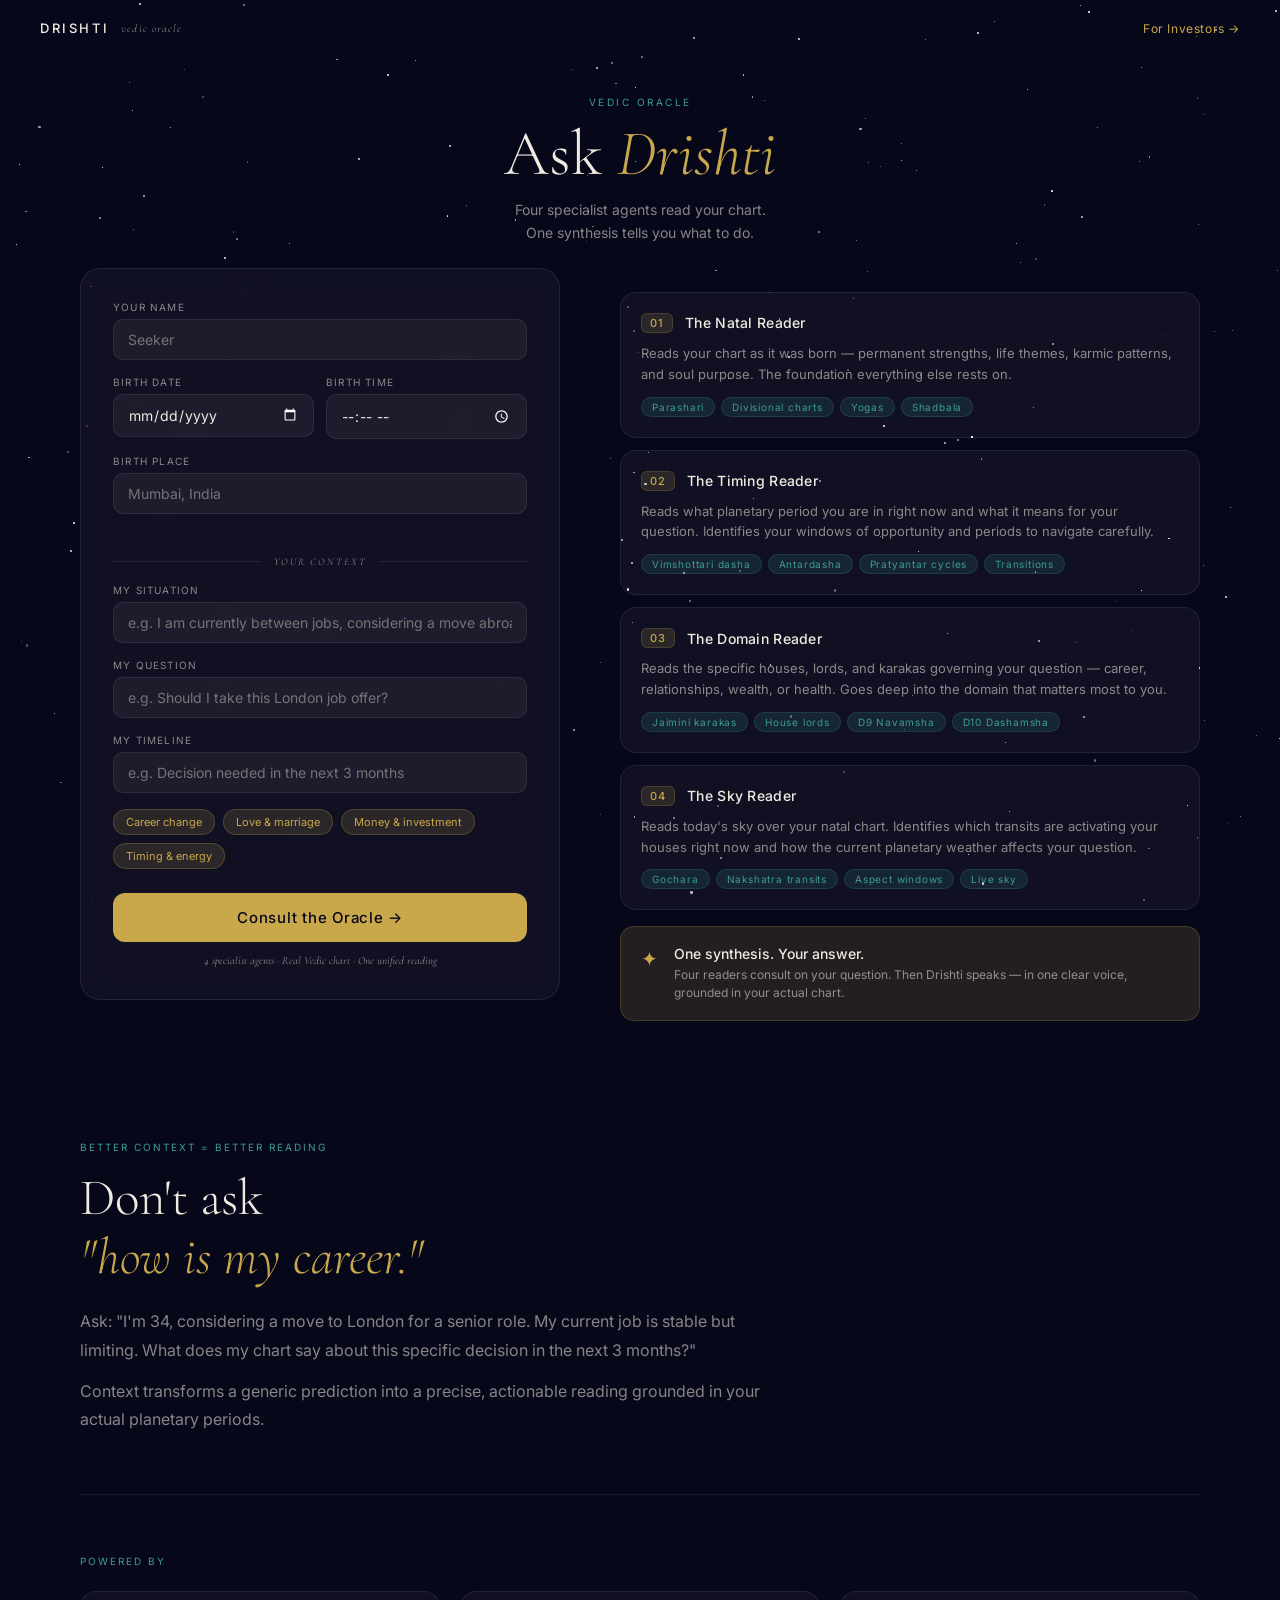
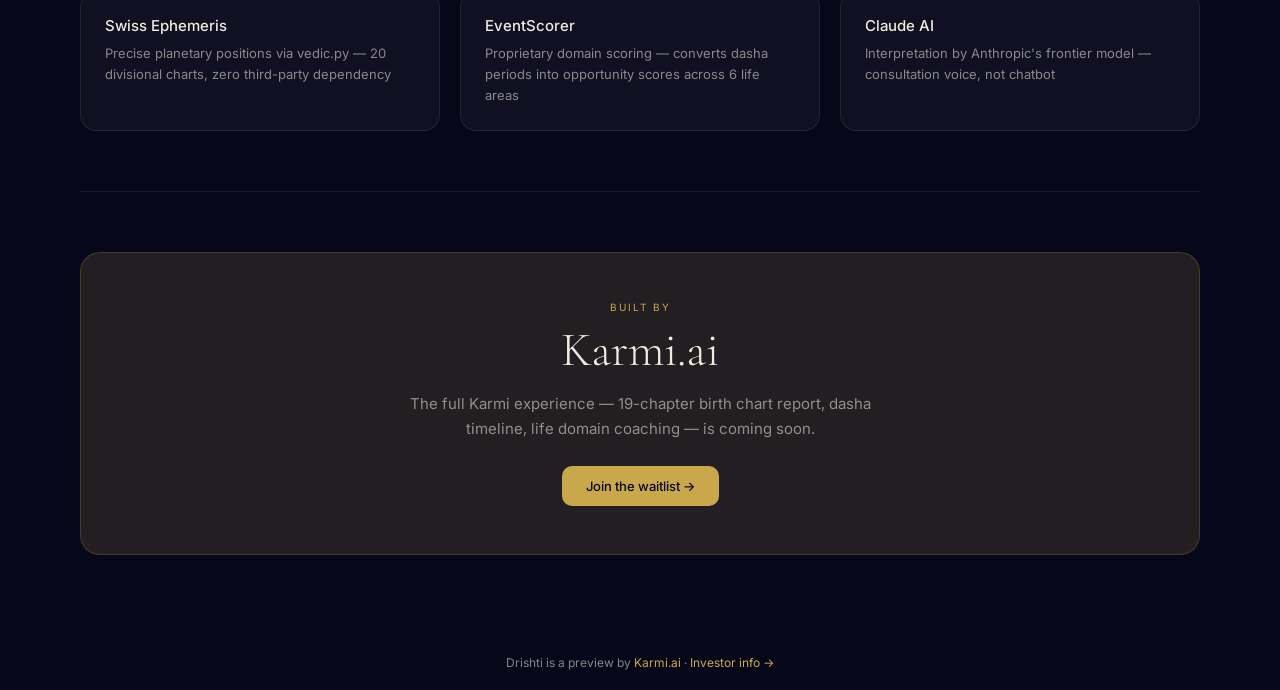
<file: index.html>
<!DOCTYPE html>
<html lang="en">
<head>
  <meta charset="UTF-8" />
  <meta name="viewport" content="width=device-width, initial-scale=1.0"/>
  <title>Drishti — Vedic Oracle</title>
  <link rel="preconnect" href="https://fonts.googleapis.com">
  <link href="https://fonts.googleapis.com/css2?family=Cormorant+Garamond:ital,wght@0,300;0,400;0,600;1,300;1,400&family=Inter:wght@300;400;500&display=swap" rel="stylesheet">
  <link rel="stylesheet" href="style.css">
</head>
<body class="landing">
  <div class="stars" id="stars"></div>
  <div class="stars-2" id="stars2"></div>

  <nav>
    <div class="logo">DRISHTI</div>
    <div class="nav-tagline">vedic oracle</div>
    <a href="investor.html" class="nav-investor">For Investors →</a>
  </nav>

  <section class="landing-hero">
    <p class="hero-label">VEDIC ORACLE</p>
    <h1 class="hero-title">Ask <em>Drishti</em></h1>
    <p class="hero-sub">Four specialist agents read your chart.<br>One synthesis tells you what to do.</p>
  </section>

  <div class="v2-layout">

    <!-- LEFT: Form -->
    <div class="v2-left">
      <div class="form-card">
        <div class="form-group">
          <label>Your Name</label>
          <input type="text" id="name" placeholder="Seeker" />
        </div>

        <div class="form-row">
          <div class="form-group">
            <label>Birth Date</label>
            <input type="date" id="dob" />
          </div>
          <div class="form-group">
            <label>Birth Time</label>
            <input type="time" id="tob" />
          </div>
        </div>

        <div class="form-group" style="position:relative;">
          <label>Birth Place</label>
          <input type="text" id="place" placeholder="Mumbai, India"
            autocomplete="off" oninput="onPlaceInput(this.value)" onblur="hideCityDropdown()" />
          <div id="place-status" class="place-status"></div>
          <div id="city-dropdown" class="city-dropdown hidden"></div>
        </div>

        <div class="form-divider"><span>your context</span></div>

        <div class="form-group">
          <label>My Situation</label>
          <input type="text" id="situation"
            placeholder="e.g. I am currently between jobs, considering a move abroad" />
        </div>

        <div class="form-group">
          <label>My Question</label>
          <input type="text" id="question"
            placeholder="e.g. Should I take this London job offer?" />
        </div>

        <div class="form-group">
          <label>My Timeline</label>
          <input type="text" id="timeline"
            placeholder="e.g. Decision needed in the next 3 months" />
        </div>

        <div class="prompt-chips">
          <button class="chip" onclick="fillContext('I am employed but feeling stuck and unfulfilled','Should I change careers or industries?','Next 6 months')">Career change</button>
          <button class="chip" onclick="fillContext('I am single and ready for a serious relationship','When will I meet my life partner?','Next 1 year')">Love & marriage</button>
          <button class="chip" onclick="fillContext('I have savings to invest and want to grow wealth','Is this a good time to invest or start a business?','Next 3 months')">Money & investment</button>
          <button class="chip" onclick="fillContext('I am at a crossroads and need clarity on my path','What is my strongest period coming up?','Next 6 months')">Timing & energy</button>
        </div>

        <button class="ask-btn" onclick="submitV2()">
          Consult the Oracle →
        </button>

        <p class="form-note">4 specialist agents · Real Vedic chart · One unified reading</p>
      </div>
    </div>

    <!-- RIGHT: Reader cards -->
    <div class="v2-right">

      <div class="reader-cards">

        <div class="reader-card">
          <div class="reader-header">
            <div class="reader-number">01</div>
            <div class="reader-name">The Natal Reader</div>
          </div>
          <p class="reader-desc">Reads your chart as it was born — permanent strengths, life themes, karmic patterns, and soul purpose. The foundation everything else rests on.</p>
          <div class="reader-methods">
            <span class="method-tag">Parashari</span>
            <span class="method-tag">Divisional charts</span>
            <span class="method-tag">Yogas</span>
            <span class="method-tag">Shadbala</span>
          </div>
        </div>

        <div class="reader-card">
          <div class="reader-header">
            <div class="reader-number">02</div>
            <div class="reader-name">The Timing Reader</div>
          </div>
          <p class="reader-desc">Reads what planetary period you are in right now and what it means for your question. Identifies your windows of opportunity and periods to navigate carefully.</p>
          <div class="reader-methods">
            <span class="method-tag">Vimshottari dasha</span>
            <span class="method-tag">Antardasha</span>
            <span class="method-tag">Pratyantar cycles</span>
            <span class="method-tag">Transitions</span>
          </div>
        </div>

        <div class="reader-card">
          <div class="reader-header">
            <div class="reader-number">03</div>
            <div class="reader-name">The Domain Reader</div>
          </div>
          <p class="reader-desc">Reads the specific houses, lords, and karakas governing your question — career, relationships, wealth, or health. Goes deep into the domain that matters most to you.</p>
          <div class="reader-methods">
            <span class="method-tag">Jaimini karakas</span>
            <span class="method-tag">House lords</span>
            <span class="method-tag">D9 Navamsha</span>
            <span class="method-tag">D10 Dashamsha</span>
          </div>
        </div>

        <div class="reader-card">
          <div class="reader-header">
            <div class="reader-number">04</div>
            <div class="reader-name">The Sky Reader</div>
          </div>
          <p class="reader-desc">Reads today's sky over your natal chart. Identifies which transits are activating your houses right now and how the current planetary weather affects your question.</p>
          <div class="reader-methods">
            <span class="method-tag">Gochara</span>
            <span class="method-tag">Nakshatra transits</span>
            <span class="method-tag">Aspect windows</span>
            <span class="method-tag">Live sky</span>
          </div>
        </div>

      </div>

      <div class="synthesis-line">
        <div class="synthesis-line-icon">✦</div>
        <div>
          <div class="synthesis-line-title">One synthesis. Your answer.</div>
          <div class="synthesis-line-desc">Four readers consult on your question. Then Drishti speaks — in one clear voice, grounded in your actual chart.</div>
        </div>
      </div>

    </div>
  </div>

  <div class="full-width-sections">

    <div class="full-section">
      <div class="feature-label">BETTER CONTEXT = BETTER READING</div>
      <h2 class="full-section-title">Don't ask<br><em>"how is my career."</em></h2>
      <p class="full-section-body">Ask: "I'm 34, considering a move to London for a senior role. My current job is stable but limiting. What does my chart say about this specific decision in the next 3 months?"</p>
      <p class="full-section-body" style="margin-top:12px;">Context transforms a generic prediction into a precise, actionable reading grounded in your actual planetary periods.</p>
    </div>

    <div class="full-divider"></div>

    <div class="full-section">
      <div class="feature-label">POWERED BY</div>
      <div class="powered-by-grid">
        <div class="powered-item">
          <div class="powered-name">Swiss Ephemeris</div>
          <div class="powered-desc">Precise planetary positions via vedic.py — 20 divisional charts, zero third-party dependency</div>
        </div>
        <div class="powered-item">
          <div class="powered-name">EventScorer</div>
          <div class="powered-desc">Proprietary domain scoring — converts dasha periods into opportunity scores across 6 life areas</div>
        </div>
        <div class="powered-item">
          <div class="powered-name">Claude AI</div>
          <div class="powered-desc">Interpretation by Anthropic's frontier model — consultation voice, not chatbot</div>
        </div>
      </div>
    </div>

    <div class="full-divider"></div>

    <div class="karmi-full-cta">
      <div class="karmi-cta-label">BUILT BY</div>
      <div class="karmi-cta-title">Karmi.ai</div>
      <p class="karmi-cta-sub">The full Karmi experience — 19-chapter birth chart report, dasha timeline, life domain coaching — is coming soon.</p>
      <a href="https://karmi.ai" class="karmi-cta-btn">Join the waitlist →</a>
    </div>

  </div>

  <footer>
    <p>Drishti is a preview by <a href="https://karmi.ai">Karmi.ai</a> · <a href="investor.html">Investor info →</a></p>
  </footer>

  <script src="app.js"></script>
  <script>
    function makeStars(id, count) {
      const el = document.getElementById(id);
      let html = '';
      for (let i = 0; i < count; i++) {
        const x = Math.random() * 100;
        const y = Math.random() * 100;
        const size = Math.random() * 2 + 0.5;
        const opacity = Math.random() * 0.7 + 0.3;
        const delay = Math.random() * 4;
        html += `<div class="star" style="left:${x}%;top:${y}%;width:${size}px;height:${size}px;opacity:${opacity};animation-delay:${delay}s"></div>`;
      }
      el.innerHTML = html;
    }
    makeStars('stars', 150);
    makeStars('stars2', 80);

    document.addEventListener('click', function(e) {
      if (!e.target.closest('.form-group')) hideCityDropdown();
    });
  </script>
</body>
</html>
</file>
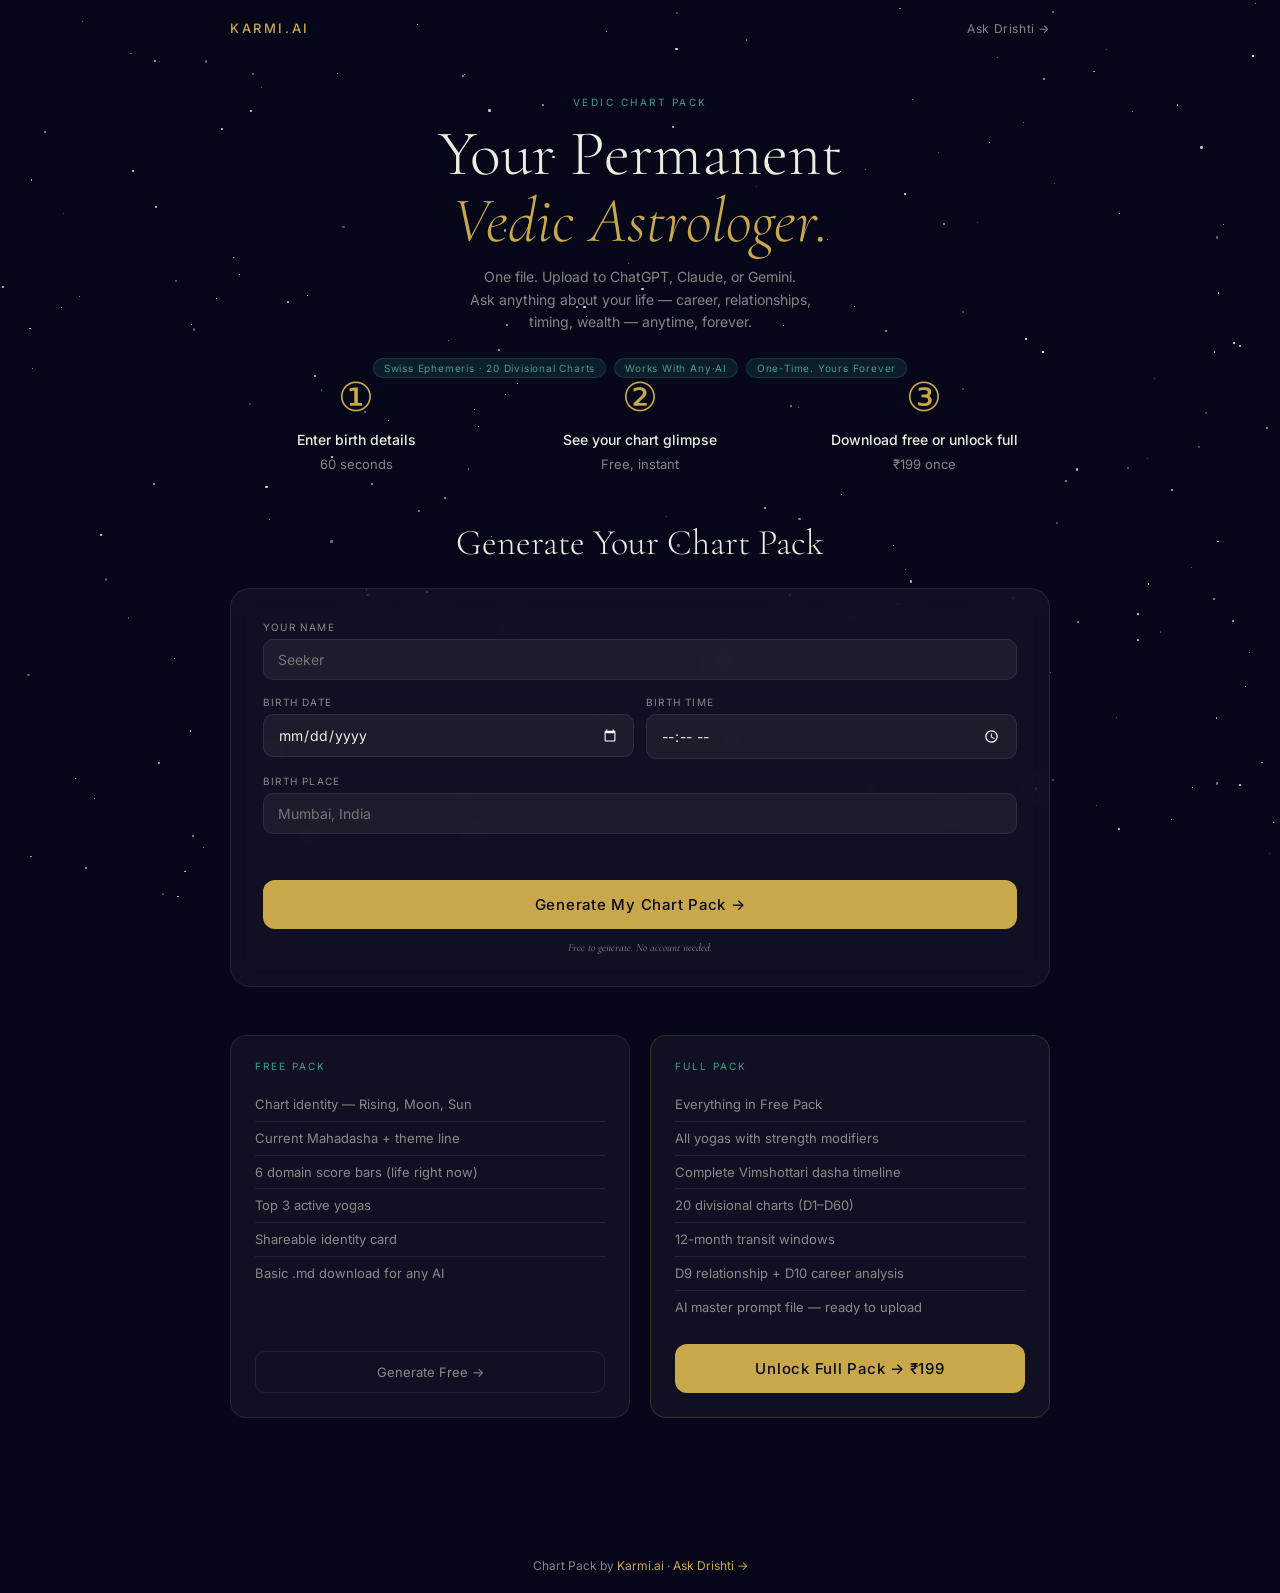
<file: chart-pack.html>
<!DOCTYPE html>
<html lang="en">
<head>
  <meta charset="UTF-8" />
  <meta name="viewport" content="width=device-width, initial-scale=1.0"/>
  <title>Chart Pack — Karmi.ai</title>
  <link rel="preconnect" href="https://fonts.googleapis.com">
  <link href="https://fonts.googleapis.com/css2?family=Cormorant+Garamond:ital,wght@0,300;0,400;0,600;1,300;1,400&family=Inter:wght@300;400;500&display=swap" rel="stylesheet">
  <link rel="stylesheet" href="style.css">
</head>
<body class="landing chart-pack-page">
  <div class="stars" id="stars"></div>
  <div class="stars-2" id="stars2"></div>

  <div class="pack-container">

  <nav class="pack-nav">
    <a href="https://karmi.ai" class="pack-logo">KARMI.AI</a>
    <a href="index.html" class="pack-nav-link">Ask Drishti →</a>
  </nav>

  <section class="landing-hero pack-hero">
    <p class="hero-label">VEDIC CHART PACK</p>
    <h1 class="hero-title pack-hero-title">Your Permanent<br><em>Vedic Astrologer.</em></h1>
    <p class="hero-sub">One file. Upload to ChatGPT, Claude, or Gemini.<br>Ask anything about your life — career, relationships,<br>timing, wealth — anytime, forever.</p>
    <div class="pack-trust-pills">
      <span class="method-tag">Swiss Ephemeris · 20 Divisional Charts</span>
      <span class="method-tag">Works With Any AI</span>
      <span class="method-tag">One-Time. Yours Forever</span>
    </div>
  </section>

  <main class="pack-main">

    <div id="pack-pre-result">

      <section class="pack-steps">
        <div class="pack-step">
          <span class="pack-step-num">①</span>
          <span class="pack-step-title">Enter birth details</span>
          <span class="pack-step-sub">60 seconds</span>
        </div>
        <div class="pack-step">
          <span class="pack-step-num">②</span>
          <span class="pack-step-title">See your chart glimpse</span>
          <span class="pack-step-sub">Free, instant</span>
        </div>
        <div class="pack-step">
          <span class="pack-step-num">③</span>
          <span class="pack-step-title">Download free or unlock full</span>
          <span class="pack-step-sub">₹199 once</span>
        </div>
      </section>

      <section class="pack-form-section">
        <h2 class="pack-form-heading">Generate Your Chart Pack</h2>
        <div class="form-card pack-form-card">
          <div class="form-group">
            <label>Your Name</label>
            <input type="text" id="name" placeholder="Seeker" />
          </div>

          <div class="form-row">
            <div class="form-group">
              <label>Birth Date</label>
              <input type="date" id="dob" />
            </div>
            <div class="form-group">
              <label>Birth Time</label>
              <input type="time" id="tob" />
            </div>
          </div>

          <div class="form-group" style="position:relative;">
            <label>Birth Place</label>
            <input type="text" id="place" placeholder="Mumbai, India"
              autocomplete="off" oninput="onPlaceInput(this.value)" onblur="hideCityDropdown()" />
            <div id="place-status" class="place-status"></div>
            <div id="city-dropdown" class="city-dropdown hidden"></div>
          </div>

          <button class="ask-btn" id="generate-btn" onclick="generateChartPack()">
            Generate My Chart Pack →
          </button>

          <p class="form-note">Free to generate. No account needed.</p>
        </div>
      </section>

      <section class="pack-comparison">
        <div class="pack-compare-grid">
          <div class="reader-card pack-compare-col">
            <div class="pack-compare-label">FREE PACK</div>
            <ul class="pack-compare-list">
              <li>Chart identity — Rising, Moon, Sun</li>
              <li>Current Mahadasha + theme line</li>
              <li>6 domain score bars (life right now)</li>
              <li>Top 3 active yogas</li>
              <li>Shareable identity card</li>
              <li>Basic .md download for any AI</li>
            </ul>
            <button type="button" class="pack-btn-outline pack-compare-cta" onclick="document.querySelector('.pack-form-section').scrollIntoView({behavior:'smooth'})">Generate Free →</button>
          </div>
          <div class="reader-card pack-compare-col pack-compare-full">
            <div class="pack-compare-label">FULL PACK</div>
            <ul class="pack-compare-list">
              <li>Everything in Free Pack</li>
              <li>All yogas with strength modifiers</li>
              <li>Complete Vimshottari dasha timeline</li>
              <li>20 divisional charts (D1–D60)</li>
              <li>12-month transit windows</li>
              <li>D9 relationship + D10 career analysis</li>
              <li>AI master prompt file — ready to upload</li>
            </ul>
            <button type="button" class="ask-btn pack-compare-cta" onclick="window.open('https://karmi.ai/pack','_blank')">Unlock Full Pack → ₹199</button>
          </div>
        </div>
      </section>

    </div>

    <div id="pack-results" class="hidden">

      <div class="form-card pack-result-card pack-identity-card">
        <p class="pack-identity-name" id="result-name"></p>
        <p class="pack-identity-birth" id="result-birth"></p>
        <div class="pack-identity-grid">
          <div class="pack-triplet-item">
            <span class="pack-triplet-label">RISING</span>
            <span class="pack-triplet-value" id="result-rising"></span>
          </div>
          <div class="pack-triplet-item">
            <span class="pack-triplet-label">MOON</span>
            <span class="pack-triplet-value" id="result-moon"></span>
          </div>
          <div class="pack-triplet-item">
            <span class="pack-triplet-label">SUN</span>
            <span class="pack-triplet-value" id="result-sun"></span>
          </div>
          <div class="pack-triplet-item">
            <span class="pack-triplet-label">ATMAKARAKA</span>
            <span class="pack-triplet-value" id="result-atmakaraka"></span>
          </div>
          <div class="pack-triplet-item">
            <span class="pack-triplet-label">CURRENT PERIOD</span>
            <span class="pack-triplet-value pack-triplet-value-sm" id="result-current-period"></span>
          </div>
          <div class="pack-triplet-item">
            <span class="pack-triplet-label">MAHADASHA ENDS</span>
            <span class="pack-triplet-value pack-triplet-value-sm" id="result-maha-end"></span>
          </div>
        </div>
      </div>

      <div class="form-card pack-result-card">
        <div class="pack-result-heading">YOUR LIFE RIGHT NOW</div>
        <div class="pack-domain-bars" id="domain-bars"></div>
      </div>

      <div class="form-card pack-result-card">
        <div class="pack-result-heading">YOUR 3 ACTIVE YOGAS</div>
        <div id="yoga-list"></div>
        <p class="pack-yoga-more" id="yoga-more"></p>
      </div>

      <div class="form-card pack-result-card pack-locked-card">
        <div class="pack-result-heading pack-locked-heading">░ LOCKED IN FREE VERSION</div>
        <ul class="pack-locked-list">
          <li>Full Vimshottari dasha timeline (120 years)</li>
          <li>All yogas with strength modifiers</li>
          <li>20 divisional charts (D1–D60)</li>
          <li>D9 Navamsha relationship analysis</li>
          <li>D10 Dashamsha career chart</li>
          <li>Ashtakavarga bindu tables</li>
          <li>12-month transit windows</li>
          <li>Shadbala planetary strength report</li>
          <li>AI master prompt file</li>
        </ul>
      </div>

      <div class="form-card pack-result-card pack-share-card">
        <div class="pack-share-title">✦ Share Your Chart Identity</div>
        <p class="pack-share-line" id="share-line"></p>
        <div class="pack-share-btns">
          <button type="button" class="pack-btn-outline" onclick="copyShareText()">Copy Text</button>
          <a id="whatsapp-link" class="pack-btn-outline" href="#" target="_blank" rel="noopener">Share on WhatsApp</a>
        </div>
      </div>

      <div class="pack-dual-cta">
        <button type="button" class="pack-btn-outline" onclick="downloadFreePack()">Download Free Pack</button>
        <button type="button" class="ask-btn pack-unlock-btn" onclick="window.open('https://karmi.ai/pack','_blank')">Unlock Full Pack → ₹199</button>
        <p class="form-note">Secure payment via Stripe · Instant download · No subscription</p>
      </div>

    </div>

  </main>

  <footer>
    <p>Chart Pack by <a href="https://karmi.ai">Karmi.ai</a> · <a href="index.html">Ask Drishti →</a></p>
  </footer>

  </div>

  <script src="app.js"></script>
  <script src="chart-pack.js"></script>
  <script>
    function makeStars(id, count) {
      const el = document.getElementById(id);
      let html = '';
      for (let i = 0; i < count; i++) {
        const x = Math.random() * 100;
        const y = Math.random() * 100;
        const size = Math.random() * 2 + 0.5;
        const opacity = Math.random() * 0.7 + 0.3;
        const delay = Math.random() * 4;
        html += `<div class="star" style="left:${x}%;top:${y}%;width:${size}px;height:${size}px;opacity:${opacity};animation-delay:${delay}s"></div>`;
      }
      el.innerHTML = html;
    }
    makeStars('stars', 150);
    makeStars('stars2', 80);

    document.addEventListener('click', function(e) {
      if (!e.target.closest('.form-group')) hideCityDropdown();
    });
  </script>
</body>
</html>
</file>
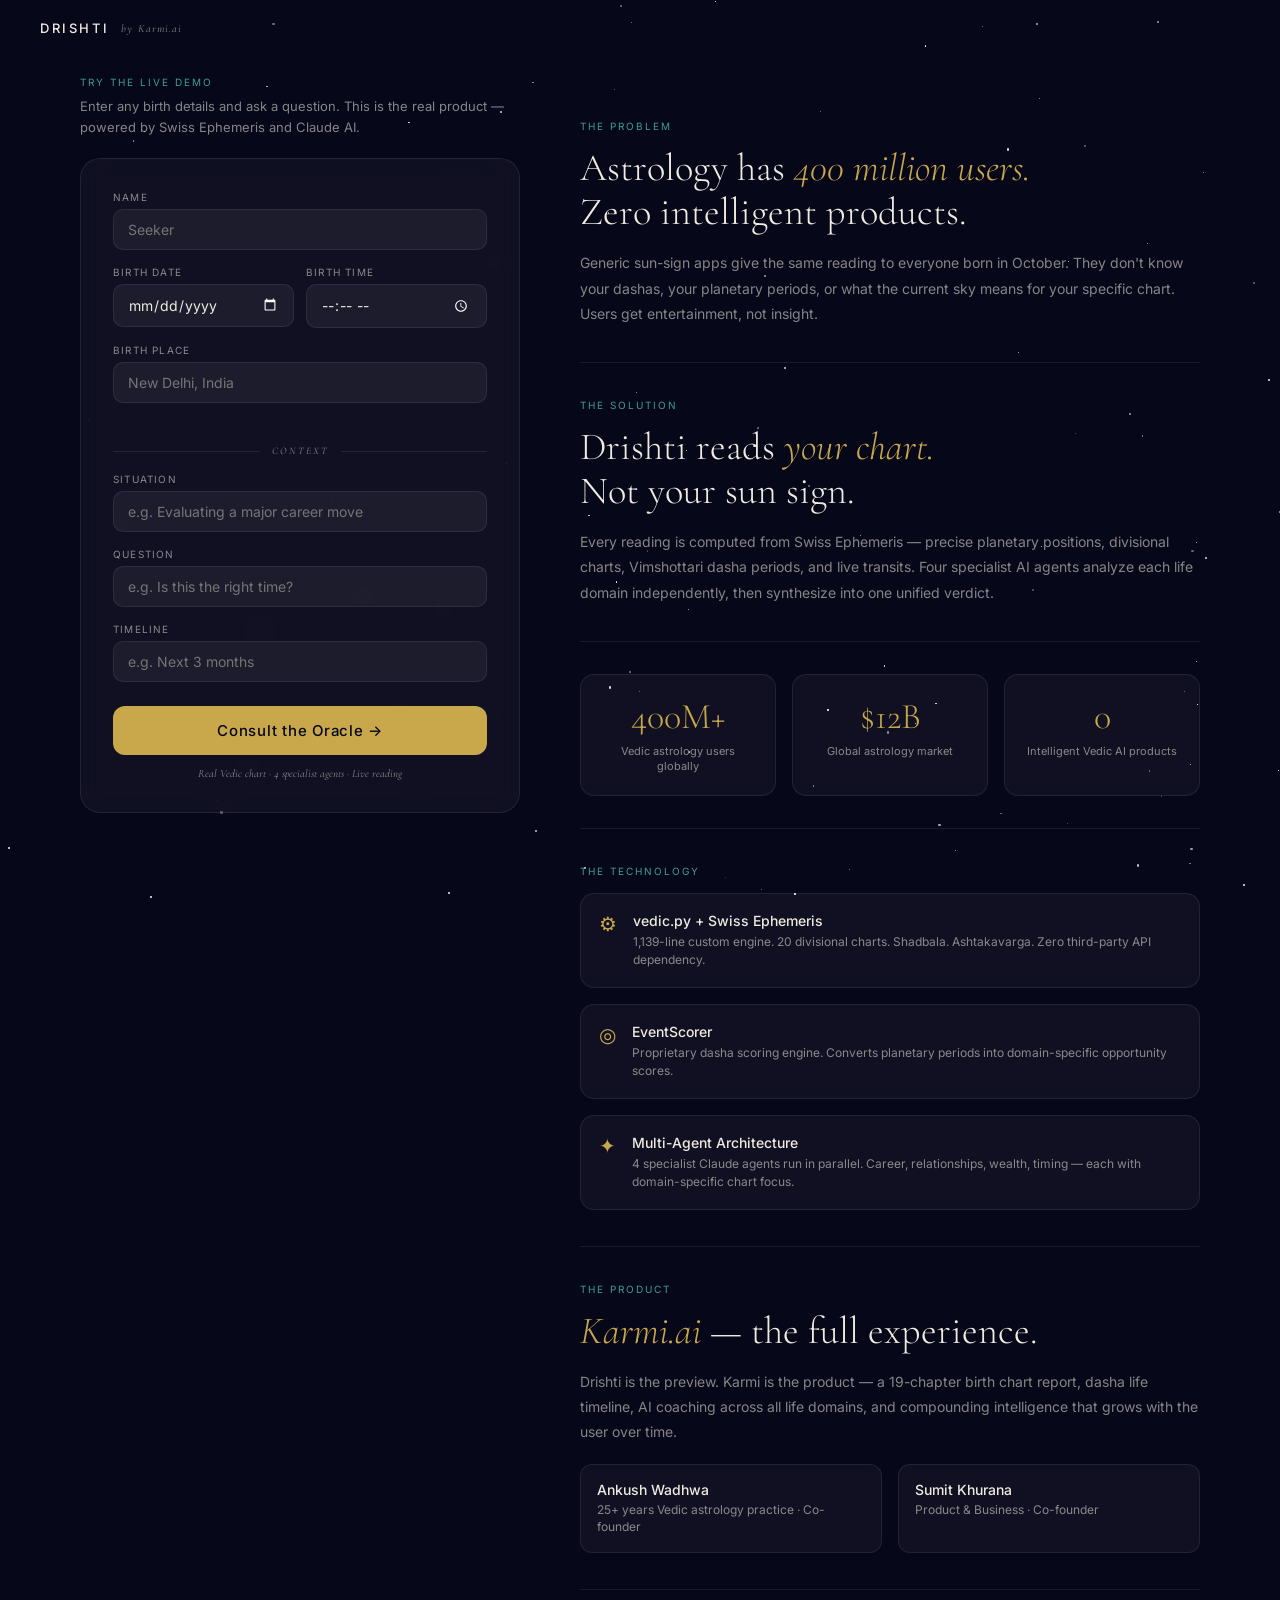
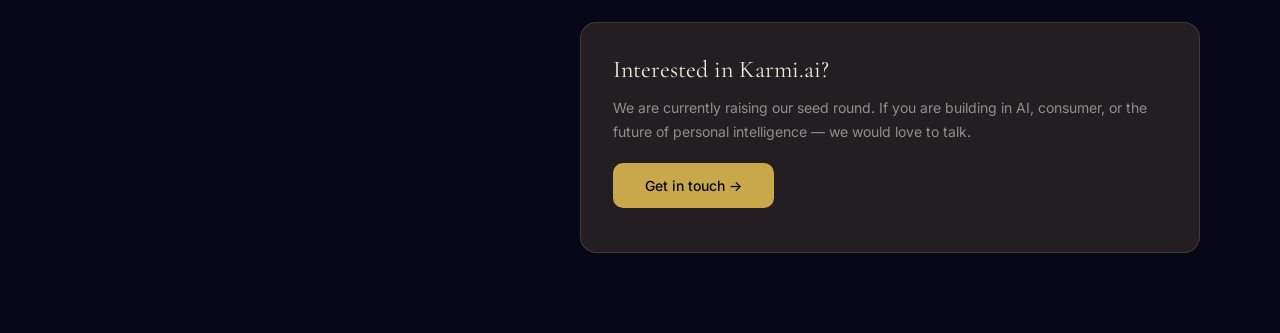
<file: investor.html>
<!DOCTYPE html>
<html lang="en">
<head>
  <meta charset="UTF-8" />
  <meta name="viewport" content="width=device-width, initial-scale=1.0"/>
  <title>Drishti — Investor Overview</title>
  <link rel="preconnect" href="https://fonts.googleapis.com">
  <link href="https://fonts.googleapis.com/css2?family=Cormorant+Garamond:ital,wght@0,300;0,400;0,600;1,300;1,400&family=Inter:wght@300;400;500&display=swap" rel="stylesheet">
  <link rel="stylesheet" href="style.css">
</head>
<body class="investor-page">
  <div class="stars" id="stars"></div>

  <nav>
    <a href="index.html" class="logo">DRISHTI</a>
    <div class="nav-tagline">by Karmi.ai</div>
  </nav>

  <div class="investor-layout">

    <!-- LEFT: Live demo -->
    <div class="investor-left">
      <div class="demo-label">TRY THE LIVE DEMO</div>
      <p class="demo-sub">Enter any birth details and ask a question. This is the real product — powered by Swiss Ephemeris and Claude AI.</p>

      <div class="form-card">
        <div class="form-group">
          <label>Name</label>
          <input type="text" id="name" placeholder="Seeker" />
        </div>
        <div class="form-row">
          <div class="form-group">
            <label>Birth Date</label>
            <input type="date" id="dob" />
          </div>
          <div class="form-group">
            <label>Birth Time</label>
            <input type="time" id="tob" />
          </div>
        </div>
        <div class="form-group" style="position:relative;">
          <label>Birth Place</label>
          <input type="text" id="place" placeholder="New Delhi, India"
            autocomplete="off" oninput="onPlaceInput(this.value)" onblur="hideCityDropdown()" />
          <div id="place-status" class="place-status"></div>
          <div id="city-dropdown" class="city-dropdown hidden"></div>
        </div>
        <div class="form-divider"><span>context</span></div>
        <div class="form-group">
          <label>Situation</label>
          <input type="text" id="situation" placeholder="e.g. Evaluating a major career move" />
        </div>
        <div class="form-group">
          <label>Question</label>
          <input type="text" id="question" placeholder="e.g. Is this the right time?" />
        </div>
        <div class="form-group">
          <label>Timeline</label>
          <input type="text" id="timeline" placeholder="e.g. Next 3 months" />
        </div>
        <button class="ask-btn" onclick="submitV2()">Consult the Oracle →</button>
        <p class="form-note">Real Vedic chart · 4 specialist agents · Live reading</p>
      </div>
    </div>

    <!-- RIGHT: Pitch -->
    <div class="investor-right">

      <div class="pitch-section">
        <div class="pitch-tag">THE PROBLEM</div>
        <h2 class="pitch-title">Astrology has <em>400 million users.</em><br>Zero intelligent products.</h2>
        <p class="pitch-body">Generic sun-sign apps give the same reading to everyone born in October. They don't know your dashas, your planetary periods, or what the current sky means for your specific chart. Users get entertainment, not insight.</p>
      </div>

      <div class="pitch-section">
        <div class="pitch-tag">THE SOLUTION</div>
        <h2 class="pitch-title">Drishti reads <em>your chart.</em><br>Not your sun sign.</h2>
        <p class="pitch-body">Every reading is computed from Swiss Ephemeris — precise planetary positions, divisional charts, Vimshottari dasha periods, and live transits. Four specialist AI agents analyze each life domain independently, then synthesize into one unified verdict.</p>
      </div>

      <div class="stats-row">
        <div class="stat-card">
          <div class="stat-number">400M+</div>
          <div class="stat-label">Vedic astrology users globally</div>
        </div>
        <div class="stat-card">
          <div class="stat-number">$12B</div>
          <div class="stat-label">Global astrology market</div>
        </div>
        <div class="stat-card">
          <div class="stat-number">0</div>
          <div class="stat-label">Intelligent Vedic AI products</div>
        </div>
      </div>

      <div class="pitch-section">
        <div class="pitch-tag">THE TECHNOLOGY</div>
        <div class="tech-pitch-stack">
          <div class="tech-pitch-item">
            <div class="tech-pitch-icon">⚙</div>
            <div>
              <div class="tech-pitch-name">vedic.py + Swiss Ephemeris</div>
              <div class="tech-pitch-desc">1,139-line custom engine. 20 divisional charts. Shadbala. Ashtakavarga. Zero third-party API dependency.</div>
            </div>
          </div>
          <div class="tech-pitch-item">
            <div class="tech-pitch-icon">◎</div>
            <div>
              <div class="tech-pitch-name">EventScorer</div>
              <div class="tech-pitch-desc">Proprietary dasha scoring engine. Converts planetary periods into domain-specific opportunity scores.</div>
            </div>
          </div>
          <div class="tech-pitch-item">
            <div class="tech-pitch-icon">✦</div>
            <div>
              <div class="tech-pitch-name">Multi-Agent Architecture</div>
              <div class="tech-pitch-desc">4 specialist Claude agents run in parallel. Career, relationships, wealth, timing — each with domain-specific chart focus.</div>
            </div>
          </div>
        </div>
      </div>

      <div class="pitch-section">
        <div class="pitch-tag">THE PRODUCT</div>
        <h2 class="pitch-title"><em>Karmi.ai</em> — the full experience.</h2>
        <p class="pitch-body">Drishti is the preview. Karmi is the product — a 19-chapter birth chart report, dasha life timeline, AI coaching across all life domains, and compounding intelligence that grows with the user over time.</p>
        <div class="pitch-founders">
          <div class="founder-item">
            <div class="founder-name">Ankush Wadhwa</div>
            <div class="founder-role">25+ years Vedic astrology practice · Co-founder</div>
          </div>
          <div class="founder-item">
            <div class="founder-name">Sumit Khurana</div>
            <div class="founder-role">Product & Business · Co-founder</div>
          </div>
        </div>
      </div>

      <div class="investor-cta">
        <h3>Interested in Karmi.ai?</h3>
        <p>We are currently raising our seed round. If you are building in AI, consumer, or the future of personal intelligence — we would love to talk.</p>
        <a href="mailto:sumit@karmi.ai" class="karmi-btn">Get in touch →</a>
      </div>

    </div>
  </div>

  <script src="app.js"></script>
  <script>
    function makeStars(id, count) {
      const el = document.getElementById(id);
      let html = '';
      for (let i = 0; i < count; i++) {
        const x = Math.random() * 100; const y = Math.random() * 100;
        const size = Math.random() * 2 + 0.5; const opacity = Math.random() * 0.7 + 0.3;
        const delay = Math.random() * 4;
        html += `<div class="star" style="left:${x}%;top:${y}%;width:${size}px;height:${size}px;opacity:${opacity};animation-delay:${delay}s"></div>`;
      }
      el.innerHTML = html;
    }
    makeStars('stars', 120);
    document.addEventListener('click', function(e) {
      if (!e.target.closest('.form-group')) hideCityDropdown();
    });
  </script>
</body>
</html>
</file>
<file: style.css>
/* ── Reset & Base ── */
*, *::before, *::after { box-sizing: border-box; margin: 0; padding: 0; }

:root {
  --bg: #07071A;
  --bg2: #0D0D2B;
  --gold: #C9A84C;
  --gold-dim: rgba(201,168,76,0.15);
  --teal: #3D9E8C;
  --teal-dim: rgba(61,158,140,0.15);
  --text: #F0EBE0;
  --text-dim: rgba(240,235,224,0.55);
  --card: rgba(255,255,255,0.04);
  --card-border: rgba(255,255,255,0.08);
  --serif: 'Cormorant Garamond', Georgia, serif;
  --sans: 'Inter', system-ui, sans-serif;
}

html { scroll-behavior: smooth; }
body { background: var(--bg); color: var(--text); font-family: var(--sans); font-size: 15px; min-height: 100vh; overflow-x: hidden; }

/* ── Stars ── */
.stars, .stars-2 { position: fixed; inset: 0; pointer-events: none; z-index: 0; }
.star { position: absolute; border-radius: 50%; background: #fff; animation: twinkle 4s ease-in-out infinite; }
@keyframes twinkle { 0%, 100% { opacity: 0.5; transform: scale(1); } 50% { opacity: 0.1; transform: scale(0.8); } }

/* ── Nav ── */
nav { position: relative; z-index: 10; display: flex; align-items: center; gap: 12px; padding: 20px 40px; }
.logo { font-family: var(--sans); font-size: 13px; font-weight: 500; letter-spacing: 0.2em; color: var(--text); text-decoration: none; }
.nav-tagline { font-size: 11px; letter-spacing: 0.1em; color: var(--text-dim); font-style: italic; font-family: var(--serif); flex: 1; }
.nav-investor { font-size: 12px; color: var(--gold); text-decoration: none; letter-spacing: 0.05em; }
.nav-investor:hover { text-decoration: underline; }

/* ── V2 Layout ── */
.v2-layout {
  position: relative;
  z-index: 10;
  display: grid;
  grid-template-columns: 480px 1fr;
  gap: 60px;
  max-width: 1200px;
  margin: 0 auto;
  padding: 24px 40px 60px;
  margin-top: 0;
  align-items: start;
}

/* ── Form Left ── */
.v2-left {
  display: flex;
  flex-direction: column;
  gap: 24px;
  padding-top: 0;
}
.form-hero { padding: 0 0 8px; }
.hero-label { font-size: 10px; letter-spacing: 0.25em; color: var(--teal); text-transform: uppercase; margin-bottom: 12px; }
.hero-title { font-family: var(--serif); font-size: clamp(40px, 5vw, 64px); font-weight: 300; line-height: 1.05; color: var(--text); margin-bottom: 12px; }
.hero-title em { color: var(--gold); font-style: italic; }
.hero-sub { font-size: 14px; color: var(--text-dim); line-height: 1.6; }

/* ── Form Card ── */
.form-card { background: var(--card); border: 1px solid var(--card-border); border-radius: 20px; padding: 32px; backdrop-filter: blur(12px); }
.form-group { margin-bottom: 16px; }
.form-group label { display: block; font-size: 10px; letter-spacing: 0.12em; text-transform: uppercase; color: var(--text-dim); margin-bottom: 6px; }
.form-group input, .form-group textarea { width: 100%; background: rgba(255,255,255,0.05); border: 1px solid var(--card-border); border-radius: 10px; padding: 11px 14px; color: var(--text); font-family: var(--sans); font-size: 14px; outline: none; transition: border-color 0.2s; }
.form-group input:focus, .form-group textarea:focus { border-color: var(--gold); }
input[type="date"], input[type="time"] { color-scheme: dark; }
.form-row { display: grid; grid-template-columns: 1fr 1fr; gap: 12px; }

/* ── Place Status & Dropdown ── */
.place-status { font-size: 11px; margin-top: 6px; min-height: 16px; font-family: var(--serif); font-style: italic; color: var(--text-dim); transition: all 0.2s; }
.place-status.success { color: var(--teal); }
.place-status.error { color: #ff6b6b; }
.city-dropdown { position: absolute; top: 100%; left: 0; right: 0; background: #0D0D2B; border: 1px solid rgba(255,255,255,0.12); border-radius: 10px; margin-top: 4px; z-index: 100; overflow: hidden; box-shadow: 0 8px 32px rgba(0,0,0,0.4); }
.city-option { padding: 11px 14px; font-size: 13px; color: rgba(240,235,224,0.8); cursor: pointer; border-bottom: 1px solid rgba(255,255,255,0.06); transition: background 0.15s; }
.city-option:last-child { border-bottom: none; }
.city-option:hover { background: rgba(201,168,76,0.1); color: #F0EBE0; }

/* ── Form Divider ── */
.form-divider { display: flex; align-items: center; gap: 12px; margin: 20px 0 16px; }
.form-divider::before, .form-divider::after { content: ''; flex: 1; height: 1px; background: var(--card-border); }
.form-divider span { font-size: 10px; letter-spacing: 0.2em; text-transform: uppercase; color: var(--text-dim); font-family: var(--serif); font-style: italic; }

/* ── Prompt Chips ── */
.prompt-chips { display: flex; flex-wrap: wrap; gap: 8px; margin-bottom: 16px; }
.chip { background: var(--gold-dim); border: 1px solid rgba(201,168,76,0.25); border-radius: 20px; padding: 5px 12px; font-size: 11px; color: var(--gold); cursor: pointer; font-family: var(--sans); transition: all 0.2s; }
.chip:hover { background: rgba(201,168,76,0.25); border-color: var(--gold); }

/* ── Ask Button ── */
.ask-btn { width: 100%; background: var(--gold); color: #07071A; border: none; border-radius: 12px; padding: 15px; font-size: 15px; font-weight: 500; font-family: var(--sans); cursor: pointer; transition: all 0.2s; letter-spacing: 0.05em; margin-top: 8px; }
.ask-btn:hover { background: #D4B05A; transform: translateY(-1px); }
.form-note { text-align: center; font-size: 11px; color: var(--text-dim); margin-top: 12px; font-style: italic; font-family: var(--serif); }

/* ── V2 Right (Features) ── */
.v2-right {
  display: flex;
  flex-direction: column;
  gap: 0;
  padding-top: 44px;
  margin-top: 0;
}
.feature-section { padding: 32px 0; }
.feature-label { font-size: 10px; letter-spacing: 0.2em; color: var(--teal); text-transform: uppercase; margin-bottom: 14px; }
.feature-title { font-family: var(--serif); font-size: clamp(28px, 3vw, 42px); font-weight: 300; line-height: 1.15; color: var(--text); margin-bottom: 16px; }
.feature-title em { color: var(--gold); font-style: italic; }
.feature-sub { font-size: 14px; color: var(--text-dim); line-height: 1.7; }
.feature-divider { height: 1px; background: var(--card-border); }

/* ── Agent Preview Cards ── */
.agent-cards { display: grid; grid-template-columns: 1fr 1fr; gap: 12px; margin-top: 24px; }

/* ── Reader Cards ── */
.reader-cards {
  display: flex;
  flex-direction: column;
  gap: 12px;
  margin-top: 24px;
}

.reader-card {
  background: var(--card);
  border: 1px solid var(--card-border);
  border-radius: 16px;
  padding: 20px;
  transition: border-color 0.2s;
}

.reader-card:hover {
  border-color: rgba(201,168,76,0.2);
}

.reader-header {
  display: flex;
  align-items: center;
  gap: 12px;
  margin-bottom: 10px;
}

.reader-number {
  font-size: 11px;
  font-weight: 500;
  color: var(--gold);
  letter-spacing: 0.1em;
  font-family: var(--sans);
  background: var(--gold-dim);
  border: 1px solid rgba(201,168,76,0.2);
  border-radius: 6px;
  padding: 2px 8px;
  flex-shrink: 0;
}

.reader-name {
  font-size: 14px;
  font-weight: 500;
  color: var(--text);
  letter-spacing: 0.02em;
}

.reader-desc {
  font-size: 13px;
  color: var(--text-dim);
  line-height: 1.6;
  margin-bottom: 12px;
}

.reader-methods {
  display: flex;
  flex-wrap: wrap;
  gap: 6px;
}

.method-tag {
  font-size: 10px;
  letter-spacing: 0.08em;
  color: var(--teal);
  background: var(--teal-dim);
  border: 1px solid rgba(61,158,140,0.2);
  border-radius: 20px;
  padding: 3px 10px;
}

/* ── Synthesis Line ── */
.synthesis-line {
  display: flex;
  align-items: flex-start;
  gap: 16px;
  background: var(--gold-dim);
  border: 1px solid rgba(201,168,76,0.2);
  border-radius: 14px;
  padding: 18px 20px;
  margin-top: 16px;
}

.synthesis-line-icon {
  font-size: 20px;
  color: var(--gold);
  flex-shrink: 0;
  margin-top: 2px;
}

.synthesis-line-title {
  font-size: 14px;
  font-weight: 500;
  color: var(--text);
  margin-bottom: 4px;
}

.synthesis-line-desc {
  font-size: 12px;
  color: var(--text-dim);
  line-height: 1.5;
}

.agent-preview-card { background: var(--card); border: 1px solid var(--card-border); border-radius: 14px; padding: 16px; display: flex; gap: 14px; align-items: flex-start; }
.agent-icon { font-size: 20px; color: var(--gold); flex-shrink: 0; margin-top: 2px; }
.agent-name { font-size: 13px; font-weight: 500; color: var(--text); margin-bottom: 4px; }
.agent-desc { font-size: 11px; color: var(--text-dim); line-height: 1.4; }

/* ── Tech Stack ── */
.tech-stack { display: flex; flex-direction: column; gap: 12px; margin-top: 16px; }
.tech-item { background: var(--card); border: 1px solid var(--card-border); border-radius: 12px; padding: 14px 16px; }
.tech-name { font-size: 13px; font-weight: 500; color: var(--text); margin-bottom: 4px; }
.tech-desc { font-size: 12px; color: var(--text-dim); line-height: 1.4; }

/* ── Karmi CTA Box ── */
.karmi-cta-box { background: var(--gold-dim); border: 1px solid rgba(201,168,76,0.2); border-radius: 16px; padding: 28px; margin-top: 32px; }
.karmi-cta-label { font-size: 10px; letter-spacing: 0.2em; color: var(--gold); text-transform: uppercase; margin-bottom: 8px; }
.karmi-cta-title { font-family: var(--serif); font-size: 32px; font-weight: 300; color: var(--text); margin-bottom: 10px; }
.karmi-cta-sub { font-size: 13px; color: var(--text-dim); line-height: 1.6; margin-bottom: 20px; }
.karmi-cta-btn { display: inline-block; background: var(--gold); color: #07071A; padding: 12px 24px; border-radius: 10px; font-size: 13px; font-weight: 500; text-decoration: none; transition: all 0.2s; }
.karmi-cta-btn:hover { background: #D4B05A; }

/* ── Footer ── */
footer { position: relative; z-index: 10; text-align: center; padding: 20px; font-size: 12px; color: var(--text-dim); }
footer a { color: var(--gold); text-decoration: none; }

/* ══════════════════════════════════════
   CHAT PAGE
══════════════════════════════════════ */
.chat-page { display: flex; flex-direction: column; min-height: 100vh; }
.chat-header { position: relative; z-index: 10; display: flex; align-items: center; justify-content: space-between; padding: 20px 32px; border-bottom: 1px solid var(--card-border); background: rgba(7,7,26,0.8); backdrop-filter: blur(12px); }
.pipeline { display: flex; align-items: center; gap: 6px; }
.pipe-step { font-size: 10px; letter-spacing: 0.15em; color: var(--text-dim); padding: 4px 10px; border-radius: 20px; border: 1px solid transparent; transition: all 0.4s; }
.pipe-step.active { color: var(--teal); border-color: var(--teal); background: var(--teal-dim); animation: pulse-step 1.2s ease-in-out infinite; }
.pipe-step.done { color: var(--gold); border-color: rgba(201,168,76,0.3); background: var(--gold-dim); }
@keyframes pulse-step { 0%, 100% { box-shadow: 0 0 0 0 rgba(61,158,140,0.3); } 50% { box-shadow: 0 0 0 6px rgba(61,158,140,0); } }
.pipe-arrow { color: var(--text-dim); font-size: 11px; }

.chat-main { position: relative; z-index: 10; flex: 1; max-width: 800px; width: 100%; margin: 0 auto; padding: 40px 20px 60px; display: flex; flex-direction: column; gap: 24px; }

/* ── Chat Bubbles ── */
.chat-bubble { background: var(--card); border: 1px solid var(--card-border); border-radius: 16px; padding: 24px; backdrop-filter: blur(8px); }
.chat-bubble.user { border-color: rgba(201,168,76,0.2); background: rgba(201,168,76,0.05); }
.bubble-label { font-size: 9px; letter-spacing: 0.2em; color: var(--text-dim); margin-bottom: 10px; }
.bubble-text { font-family: var(--serif); font-size: 20px; font-weight: 300; line-height: 1.4; color: var(--text); margin-bottom: 10px; }
.context-pills { display: flex; flex-wrap: wrap; gap: 6px; margin-top: 8px; }
.context-pill { background: var(--gold-dim); border: 1px solid rgba(201,168,76,0.2); border-radius: 20px; padding: 4px 12px; font-size: 11px; color: var(--gold); }

/* ── Loading ── */
.loading-dots { display: flex; gap: 6px; margin-bottom: 10px; }
.loading-dots span { width: 6px; height: 6px; border-radius: 50%; background: var(--teal); animation: dot-bounce 1.2s ease-in-out infinite; }
.loading-dots span:nth-child(2) { animation-delay: 0.2s; }
.loading-dots span:nth-child(3) { animation-delay: 0.4s; }
@keyframes dot-bounce { 0%, 100% { transform: translateY(0); opacity: 0.4; } 50% { transform: translateY(-6px); opacity: 1; } }
.loading-status { font-size: 12px; color: var(--text-dim); font-style: italic; font-family: var(--serif); }

/* ── Synthesis Card ── */
.synthesis-card { background: var(--card); border: 1px solid var(--card-border); border-radius: 20px; padding: 32px; backdrop-filter: blur(12px); }
.synthesis-header { display: flex; align-items: center; justify-content: space-between; margin-bottom: 16px; }
.overall-score { font-family: var(--serif); font-size: 28px; font-weight: 300; color: var(--gold); }
.synthesis-text { font-family: var(--serif); font-size: 18px; font-weight: 300; line-height: 1.6; color: var(--text); margin-bottom: 24px; }
.synthesis-row { display: grid; grid-template-columns: 1fr 1fr; gap: 16px; margin-bottom: 20px; }
.synthesis-item { background: rgba(255,255,255,0.03); border-radius: 10px; padding: 14px; }
.synthesis-label { font-size: 9px; letter-spacing: 0.2em; color: var(--teal); text-transform: uppercase; margin-bottom: 8px; }
.synthesis-item p { font-size: 13px; color: var(--text-dim); line-height: 1.5; }
.oracle-section { background: var(--teal-dim); border-radius: 12px; padding: 18px; margin-bottom: 16px; border: 1px solid rgba(61,158,140,0.15); }
.oracle-text { font-family: var(--serif); font-size: 16px; font-style: italic; font-weight: 300; line-height: 1.6; color: var(--text); }
.top-action-box { background: var(--gold-dim); border-radius: 12px; padding: 16px; border: 1px solid rgba(201,168,76,0.15); }
.top-action-box p { font-size: 14px; color: var(--text); line-height: 1.5; margin-top: 6px; }

/* ── Agent Grid ── */
.agent-grid { display: flex; flex-direction: column; gap: 16px; }
.agent-grid-label { font-size: 10px; letter-spacing: 0.2em; color: var(--text-dim); text-transform: uppercase; }
.agents-2x2 { display: grid; grid-template-columns: 1fr 1fr; gap: 16px; }
.agent-result-card { background: var(--card); border: 1px solid var(--card-border); border-radius: 16px; padding: 20px; display: flex; flex-direction: column; gap: 10px; }
.agent-result-header { display: flex; align-items: center; gap: 8px; }
.agent-result-icon { font-size: 16px; color: var(--gold); }
.agent-result-title { font-size: 12px; font-weight: 500; color: var(--text); flex: 1; letter-spacing: 0.02em; }
.agent-score { font-size: 13px; font-weight: 500; font-family: var(--serif); }
.score-high { color: var(--teal); }
.score-mid { color: var(--gold); }
.score-low { color: #ff8c69; }
.agent-verdict { font-family: var(--serif); font-size: 14px; line-height: 1.5; color: var(--text); }
.agent-signals { list-style: none; display: flex; flex-direction: column; gap: 6px; }
.agent-signals li { font-size: 12px; color: var(--text-dim); line-height: 1.4; padding-left: 14px; position: relative; }
.agent-signals li::before { content: '✦'; position: absolute; left: 0; color: var(--gold); font-size: 8px; top: 3px; }
.agent-timing { font-size: 11px; color: var(--teal); font-style: italic; font-family: var(--serif); }
.agent-advice { font-size: 12px; color: var(--text-dim); border-top: 1px solid var(--card-border); padding-top: 8px; }

/* ── Reading Card ── */
.reading-card { background: var(--card); border: 1px solid var(--card-border); border-radius: 20px; padding: 24px; backdrop-filter: blur(12px); }
.reading-section { padding: 16px 0; border-bottom: 1px solid var(--card-border); }
.reading-section:last-child { border-bottom: none; }
.section-label { font-size: 9px; letter-spacing: 0.2em; color: var(--teal); text-transform: uppercase; margin-bottom: 10px; }
.followup-chips { display: flex; flex-direction: column; gap: 8px; }
.followup-chip { background: rgba(255,255,255,0.03); border: 1px solid var(--card-border); border-radius: 10px; padding: 12px 16px; font-size: 13px; color: var(--text-dim); cursor: pointer; text-align: left; font-family: var(--sans); transition: all 0.2s; }
.followup-chip:hover { border-color: var(--gold); color: var(--text); background: var(--gold-dim); }

/* ── Limit Card ── */
.limit-card { background: var(--card); border: 1px solid rgba(201,168,76,0.2); border-radius: 20px; padding: 40px 32px; text-align: center; backdrop-filter: blur(12px); }
.limit-icon { font-size: 24px; color: var(--gold); margin-bottom: 16px; }
.limit-card h3 { font-family: var(--serif); font-size: 24px; font-weight: 400; margin-bottom: 12px; color: var(--text); }
.limit-card p { font-size: 14px; color: var(--text-dim); line-height: 1.7; max-width: 400px; margin: 0 auto 28px; }
.karmi-btn { display: inline-block; background: var(--gold); color: #07071A; padding: 14px 32px; border-radius: 10px; font-size: 14px; font-weight: 500; text-decoration: none; margin-bottom: 12px; transition: all 0.2s; }
.karmi-btn:hover { background: #D4B05A; }
.ask-again-btn { display: block; width: 100%; background: none; border: 1px solid var(--card-border); border-radius: 10px; padding: 12px; color: var(--text-dim); font-size: 13px; cursor: pointer; font-family: var(--sans); margin-top: 8px; transition: all 0.2s; }
.ask-again-btn:hover { border-color: var(--text-dim); color: var(--text); }

/* ══════════════════════════════════════
   INVESTOR PAGE
══════════════════════════════════════ */
.investor-page { min-height: 100vh; }
.investor-layout { position: relative; z-index: 10; display: grid; grid-template-columns: 440px 1fr; gap: 60px; max-width: 1200px; margin: 0 auto; padding: 20px 40px 80px; }
.investor-left { position: sticky; top: 20px; height: fit-content; }
.demo-label { font-size: 10px; letter-spacing: 0.2em; color: var(--teal); text-transform: uppercase; margin-bottom: 8px; }
.demo-sub { font-size: 13px; color: var(--text-dim); line-height: 1.6; margin-bottom: 20px; }

/* ── Pitch Right ── */
.investor-right { display: flex; flex-direction: column; gap: 0; padding-top: 8px; }
.pitch-section { padding: 36px 0; border-bottom: 1px solid var(--card-border); }
.pitch-section:last-child { border-bottom: none; }
.pitch-tag { font-size: 10px; letter-spacing: 0.2em; color: var(--teal); text-transform: uppercase; margin-bottom: 14px; }
.pitch-title { font-family: var(--serif); font-size: clamp(28px, 3vw, 44px); font-weight: 300; line-height: 1.15; color: var(--text); margin-bottom: 16px; }
.pitch-title em { color: var(--gold); font-style: italic; }
.pitch-body { font-size: 14px; color: var(--text-dim); line-height: 1.8; }

/* ── Stats ── */
.stats-row { display: grid; grid-template-columns: repeat(3, 1fr); gap: 16px; padding: 32px 0; border-bottom: 1px solid var(--card-border); }
.stat-card { background: var(--card); border: 1px solid var(--card-border); border-radius: 14px; padding: 20px; text-align: center; }
.stat-number { font-family: var(--serif); font-size: 36px; font-weight: 300; color: var(--gold); margin-bottom: 6px; }
.stat-label { font-size: 11px; color: var(--text-dim); line-height: 1.4; }

/* ── Tech Pitch ── */
.tech-pitch-stack { display: flex; flex-direction: column; gap: 16px; margin-top: 16px; }
.tech-pitch-item { display: flex; gap: 16px; align-items: flex-start; background: var(--card); border: 1px solid var(--card-border); border-radius: 14px; padding: 18px; }
.tech-pitch-icon { font-size: 20px; color: var(--gold); flex-shrink: 0; }
.tech-pitch-name { font-size: 14px; font-weight: 500; color: var(--text); margin-bottom: 4px; }
.tech-pitch-desc { font-size: 12px; color: var(--text-dim); line-height: 1.5; }

/* ── Founders ── */
.pitch-founders { display: grid; grid-template-columns: 1fr 1fr; gap: 16px; margin-top: 20px; }
.founder-item { background: var(--card); border: 1px solid var(--card-border); border-radius: 12px; padding: 16px; }
.founder-name { font-size: 14px; font-weight: 500; color: var(--text); margin-bottom: 4px; }
.founder-role { font-size: 12px; color: var(--text-dim); line-height: 1.4; }

/* ── Investor CTA ── */
.investor-cta { background: var(--gold-dim); border: 1px solid rgba(201,168,76,0.2); border-radius: 16px; padding: 32px; margin-top: 32px; }
.investor-cta h3 { font-family: var(--serif); font-size: 24px; font-weight: 400; color: var(--text); margin-bottom: 12px; }
.investor-cta p { font-size: 14px; color: var(--text-dim); line-height: 1.7; margin-bottom: 20px; }

/* ── Utility ── */
.hidden { display: none !important; }

/* ── Mobile ── */
@media (max-width: 900px) {
  .v2-layout { grid-template-columns: 1fr; gap: 40px; padding: 20px; }
  .investor-layout { grid-template-columns: 1fr; padding: 20px; }
  .investor-left { position: static; }
  .agents-2x2 { grid-template-columns: 1fr; }
  .synthesis-row { grid-template-columns: 1fr; }
  .stats-row { grid-template-columns: 1fr; }
  .agent-cards { grid-template-columns: 1fr; }
  nav { padding: 20px; }
  .chat-header { padding: 16px 20px; flex-direction: column; gap: 12px; }
  .pipeline { flex-wrap: wrap; justify-content: center; }
}

/* ── Charts Section ── */
.charts-section { display: flex; flex-direction: column; gap: 24px; }

.chart-card {
  background: var(--card);
  border: 1px solid var(--card-border);
  border-radius: 20px;
  padding: 28px;
  backdrop-filter: blur(12px);
}

.chart-header { margin-bottom: 20px; }

.chart-narrative {
  font-family: var(--serif);
  font-size: 15px;
  line-height: 1.7;
  color: var(--text);
  margin: 12px 0;
}

.chart-peak-info {
  display: flex;
  gap: 16px;
  flex-wrap: wrap;
  margin-top: 12px;
}

.peak-badge {
  background: var(--gold-dim);
  border: 1px solid rgba(201,168,76,0.25);
  border-radius: 20px;
  padding: 4px 12px;
  font-size: 11px;
  color: var(--gold);
}

.low-badge {
  background: rgba(255,107,107,0.1);
  border: 1px solid rgba(255,107,107,0.2);
  border-radius: 20px;
  padding: 4px 12px;
  font-size: 11px;
  color: #ff8c69;
}

.domain-toggle {
  display: flex;
  gap: 8px;
  flex-wrap: wrap;
  margin-bottom: 16px;
}

.dtoggle {
  background: rgba(255,255,255,0.03);
  border: 1px solid var(--card-border);
  border-radius: 20px;
  padding: 5px 14px;
  font-size: 11px;
  color: var(--text-dim);
  cursor: pointer;
  font-family: var(--sans);
  transition: all 0.2s;
}

.dtoggle.active {
  background: var(--gold-dim);
  border-color: rgba(201,168,76,0.4);
  color: var(--gold);
}

.chart-wrap {
  position: relative;
  height: 220px;
  margin-bottom: 16px;
}

.chart-wrap-radar {
  height: 280px;
}

.chart-sub {
  font-size: 13px;
  color: var(--text-dim);
  margin: 8px 0 20px;
  line-height: 1.5;
}

/* ── Plain / Vedic Toggle ── */
.plain-toggle-row {
  display: flex;
  align-items: center;
  gap: 10px;
  margin-top: 8px;
}

.plain-label {
  font-size: 11px;
  color: var(--text-dim);
  letter-spacing: 0.05em;
}

.toggle-switch {
  position: relative;
  display: inline-block;
  width: 40px;
  height: 22px;
}

.toggle-switch input { opacity: 0; width: 0; height: 0; }

.toggle-slider {
  position: absolute;
  cursor: pointer;
  inset: 0;
  background: rgba(255,255,255,0.1);
  border-radius: 22px;
  transition: 0.3s;
}

.toggle-slider::before {
  content: '';
  position: absolute;
  width: 16px;
  height: 16px;
  left: 3px;
  bottom: 3px;
  background: var(--text-dim);
  border-radius: 50%;
  transition: 0.3s;
}

.toggle-switch input:checked + .toggle-slider { background: var(--teal-dim); }
.toggle-switch input:checked + .toggle-slider::before {
  transform: translateX(18px);
  background: var(--teal);
}

.vedic-detail {
  background: rgba(255,255,255,0.02);
  border: 1px solid var(--card-border);
  border-radius: 10px;
  padding: 14px;
  margin-top: 12px;
  font-size: 12px;
  color: var(--text-dim);
  line-height: 1.8;
  font-family: var(--serif);
  font-style: italic;
}

.agent-expand-icon {
  font-size: 16px;
  color: var(--text-dim);
  margin-left: auto;
  flex-shrink: 0;
}

/* ── Agents Thinking Animation ── */
.agents-thinking {
  display: flex;
  flex-direction: column;
  gap: 14px;
  padding: 4px 0;
}

.thinking-agent {
  display: flex;
  align-items: center;
  gap: 14px;
  opacity: 0.3;
  transition: opacity 0.5s, transform 0.5s;
  transform: translateX(-8px);
}

.thinking-agent.active {
  opacity: 1;
  transform: translateX(0);
}

.thinking-agent.done {
  opacity: 0.6;
  transform: translateX(0);
}

.thinking-orb {
  width: 32px;
  height: 32px;
  border-radius: 50%;
  border: 2px solid rgba(255,255,255,0.1);
  background: rgba(255,255,255,0.03);
  flex-shrink: 0;
  position: relative;
  overflow: hidden;
}

.thinking-orb::after {
  content: '';
  position: absolute;
  inset: 0;
  border-radius: 50%;
  background: conic-gradient(transparent 0deg, currentColor 360deg);
  opacity: 0;
  transition: opacity 0.3s;
}

.thinking-agent.active .thinking-orb {
  animation: orb-spin 1.5s linear infinite;
  border-color: currentColor;
}

.thinking-agent.done .thinking-orb {
  animation: none;
  background: rgba(61,158,140,0.2);
  border-color: var(--teal);
}

.thinking-agent.done .thinking-orb::after {
  content: '✓';
  display: flex;
  align-items: center;
  justify-content: center;
  position: absolute;
  inset: 0;
  background: none;
  color: var(--teal);
  font-size: 14px;
  opacity: 1;
}

.orb-career      { color: #C9A84C; border-color: rgba(201,168,76,0.3); }
.orb-relationships { color: #E87C6B; border-color: rgba(232,124,107,0.3); }
.orb-wealth      { color: #3D9E8C; border-color: rgba(61,158,140,0.3); }
.orb-timing      { color: #9B8EC4; border-color: rgba(155,142,196,0.3); }
.orb-synthesis   { color: #C9A84C; border-color: rgba(201,168,76,0.3); }

@keyframes orb-spin {
  0%   { box-shadow: 0 0 0 0 rgba(255,255,255,0.1); }
  50%  { box-shadow: 0 0 12px 2px currentColor; }
  100% { box-shadow: 0 0 0 0 rgba(255,255,255,0.1); }
}

.thinking-info { flex: 1; }

.thinking-name {
  font-size: 13px;
  color: var(--text);
  font-weight: 500;
  margin-bottom: 2px;
}

.thinking-status {
  font-size: 11px;
  color: var(--text-dim);
  font-style: italic;
  font-family: var(--serif);
}

/* ── Chart Loading Animation ── */
.chart-loading {
  padding: 32px;
  display: flex;
  flex-direction: column;
  align-items: center;
  gap: 20px;
  background: var(--card);
  border: 1px solid var(--card-border);
  border-radius: 20px;
}

.chart-loading-orbs {
  display: flex;
  gap: 6px;
  align-items: flex-end;
  height: 40px;
}

.cl-orb {
  width: 8px;
  border-radius: 4px;
  background: var(--gold);
  animation: bar-grow 1.2s ease-in-out infinite;
}

.cl-orb:nth-child(1)  { animation-delay: 0.0s; }
.cl-orb:nth-child(2)  { animation-delay: 0.1s; }
.cl-orb:nth-child(3)  { animation-delay: 0.2s; }
.cl-orb:nth-child(4)  { animation-delay: 0.3s; }
.cl-orb:nth-child(5)  { animation-delay: 0.4s; }
.cl-orb:nth-child(6)  { animation-delay: 0.5s; }
.cl-orb:nth-child(7)  { animation-delay: 0.6s; }
.cl-orb:nth-child(8)  { animation-delay: 0.7s; }
.cl-orb:nth-child(9)  { animation-delay: 0.8s; }
.cl-orb:nth-child(10) { animation-delay: 0.9s; }
.cl-orb:nth-child(11) { animation-delay: 1.0s; }
.cl-orb:nth-child(12) { animation-delay: 1.1s; }

@keyframes bar-grow {
  0%, 100% { height: 6px;  opacity: 0.3; background: var(--text-dim); }
  50%       { height: 36px; opacity: 1;   background: var(--gold); }
}

.chart-loading-text {
  font-size: 12px;
  color: var(--text-dim);
  font-style: italic;
  font-family: var(--serif);
  letter-spacing: 0.05em;
}

/* ── Decision Matrix ── */
.decision-matrix-wrap {
  margin: 20px 0;
}

.matrix-grid {
  position: relative;
  display: grid;
  grid-template-columns: 1fr 1fr;
  grid-template-rows: 1fr 1fr;
  gap: 3px;
  height: 280px;
  background: rgba(255,255,255,0.05);
  border-radius: 12px;
  overflow: visible;
  padding: 3px;
}

.matrix-quadrant {
  padding: 16px;
  display: flex;
  flex-direction: column;
  justify-content: center;
  align-items: center;
  text-align: center;
  background: rgba(255,255,255,0.03);
  border-radius: 8px;
  transition: background 0.3s;
  position: relative;
}

.matrix-quadrant.highlighted {
  background: var(--gold-dim);
  border: 1px solid rgba(201,168,76,0.4);
}

.q-tr { border-top-right-radius: 8px; }
.q-tl { border-top-left-radius: 8px; }
.q-bl { border-bottom-left-radius: 8px; }
.q-br { border-bottom-right-radius: 8px; }

.q-label {
  font-size: 13px;
  font-weight: 500;
  color: var(--text);
  margin-bottom: 6px;
}

.q-desc {
  font-size: 11px;
  color: var(--text-dim);
  line-height: 1.4;
}

.matrix-axes {
  position: absolute;
  inset: 0;
  pointer-events: none;
}

.axis-x {
  position: absolute;
  bottom: 8px;
  right: 12px;
  font-size: 9px;
  letter-spacing: 0.15em;
  color: var(--text-dim);
}

.axis-y {
  position: absolute;
  top: 8px;
  left: 12px;
  font-size: 9px;
  letter-spacing: 0.15em;
  color: var(--text-dim);
}

.matrix-dot {
  position: absolute;
  width: 16px;
  height: 16px;
  border-radius: 50%;
  background: var(--gold);
  border: 2px solid #07071A;
  box-shadow: 0 0 12px rgba(201,168,76,0.6);
  transform: translate(-50%, -50%);
  transition: all 0.8s cubic-bezier(0.34, 1.56, 0.64, 1);
  z-index: 10;
}

.matrix-dot-label {
  position: absolute;
  font-size: 10px;
  color: var(--gold);
  font-family: var(--serif);
  font-style: italic;
  transform: translate(-50%, 8px);
  white-space: nowrap;
  z-index: 10;
}

.decision-verdict {
  background: var(--gold-dim);
  border: 1px solid rgba(201,168,76,0.2);
  border-radius: 10px;
  padding: 14px 16px;
  font-size: 13px;
  color: var(--text);
  line-height: 1.6;
  margin-top: 4px;
}

/* ── Dasha River ── */
.dasha-legend {
  display: flex;
  flex-wrap: wrap;
  gap: 8px;
  margin-top: 12px;
}

.dasha-legend-item {
  display: flex;
  align-items: center;
  gap: 6px;
  font-size: 11px;
  color: var(--text-dim);
}

.dasha-legend-dot {
  width: 8px;
  height: 8px;
  border-radius: 50%;
  flex-shrink: 0;
}

/* ── Compatibility Venn ── */
.venn-grid {
  display: grid;
  grid-template-columns: 1fr 1fr;
  gap: 20px;
  margin: 20px 0;
}

.venn-item {
  display: flex;
  flex-direction: column;
  align-items: center;
  gap: 8px;
}

.venn-circle-wrap {
  position: relative;
  width: 120px;
  height: 120px;
}

.venn-canvas {
  width: 120px;
  height: 120px;
}

.venn-score {
  position: absolute;
  top: 50%;
  left: 50%;
  transform: translate(-50%, -50%);
  font-family: var(--serif);
  font-size: 24px;
  font-weight: 300;
  color: var(--text);
}

.venn-label {
  font-size: 12px;
  font-weight: 500;
  color: var(--text);
  letter-spacing: 0.05em;
}

.venn-desc {
  font-size: 11px;
  color: var(--text-dim);
  text-align: center;
  line-height: 1.4;
  max-width: 140px;
}

.venn-cta {
  border-top: 1px solid var(--card-border);
  padding-top: 20px;
  text-align: center;
}

.venn-cta p {
  font-size: 13px;
  color: var(--text-dim);
  margin-bottom: 12px;
}

.venn-match-btn {
  background: var(--gold-dim);
  border: 1px solid rgba(201,168,76,0.3);
  border-radius: 10px;
  padding: 10px 20px;
  font-size: 13px;
  color: var(--gold);
  cursor: pointer;
  font-family: var(--sans);
  transition: all 0.2s;
}

.venn-match-btn:hover {
  background: rgba(201,168,76,0.25);
}

/* ── Reading Preference Selector ── */
.reading-pref-section {
  margin-bottom: 16px;
}

.reading-pref-label {
  display: block;
  font-size: 10px;
  letter-spacing: 0.12em;
  text-transform: uppercase;
  color: var(--text-dim);
  margin-bottom: 10px;
}

.reading-pref-options {
  display: grid;
  grid-template-columns: 1fr 1fr;
  gap: 10px;
}

.pref-btn {
  background: rgba(255,255,255,0.03);
  border: 1px solid var(--card-border);
  border-radius: 12px;
  padding: 12px;
  cursor: pointer;
  text-align: left;
  font-family: var(--sans);
  display: flex;
  flex-direction: column;
  gap: 4px;
  transition: all 0.2s;
}

.pref-btn.active {
  background: var(--gold-dim);
  border-color: rgba(201,168,76,0.4);
}

.pref-btn:hover {
  border-color: rgba(201,168,76,0.3);
}

.pref-icon {
  font-size: 18px;
  margin-bottom: 4px;
}

.pref-title {
  font-size: 13px;
  font-weight: 500;
  color: var(--text);
  display: block;
}

.pref-desc {
  font-size: 11px;
  color: var(--text-dim);
  display: block;
  line-height: 1.3;
}

/* ── Ambiguous Question Picker ── */
.clarify-card {
  background: var(--card);
  border: 1px solid var(--card-border);
  border-radius: 20px;
  padding: 32px;
  backdrop-filter: blur(12px);
}

.clarify-title {
  font-family: var(--serif);
  font-size: 22px;
  font-weight: 300;
  color: var(--text);
  margin-bottom: 8px;
  line-height: 1.4;
}

.clarify-sub {
  font-size: 13px;
  color: var(--text-dim);
  margin-bottom: 24px;
  line-height: 1.6;
}

.clarify-options {
  display: grid;
  grid-template-columns: 1fr 1fr;
  gap: 10px;
}

.clarify-btn {
  background: rgba(255,255,255,0.03);
  border: 1px solid var(--card-border);
  border-radius: 12px;
  padding: 16px;
  cursor: pointer;
  text-align: left;
  font-family: var(--sans);
  transition: all 0.2s;
  display: flex;
  flex-direction: column;
  gap: 4px;
}

.clarify-btn:hover {
  border-color: var(--gold);
  background: var(--gold-dim);
}

.clarify-btn-icon {
  font-size: 20px;
  margin-bottom: 4px;
}

.clarify-btn-title {
  font-size: 13px;
  font-weight: 500;
  color: var(--text);
}

.clarify-btn-desc {
  font-size: 11px;
  color: var(--text-dim);
  line-height: 1.3;
}

/* ── Full Width Sections ── */
.full-width-sections {
  position: relative;
  z-index: 10;
  max-width: 1200px;
  margin: 0 auto;
  padding: 0 40px 80px;
}

.full-section {
  padding: 60px 0;
}

.full-divider {
  height: 1px;
  background: var(--card-border);
}

.full-section-title {
  font-family: var(--serif);
  font-size: clamp(36px, 4vw, 56px);
  font-weight: 300;
  line-height: 1.15;
  color: var(--text);
  margin-bottom: 20px;
  margin-top: 16px;
}

.full-section-title em {
  color: var(--gold);
  font-style: italic;
}

.full-section-body {
  font-size: 16px;
  color: var(--text-dim);
  line-height: 1.8;
  max-width: 680px;
}

/* ── Powered By Grid ── */
.powered-by-grid {
  display: grid;
  grid-template-columns: repeat(3, 1fr);
  gap: 20px;
  margin-top: 24px;
}

.powered-item {
  background: var(--card);
  border: 1px solid var(--card-border);
  border-radius: 16px;
  padding: 24px;
}

.powered-name {
  font-size: 15px;
  font-weight: 500;
  color: var(--text);
  margin-bottom: 8px;
}

.powered-desc {
  font-size: 13px;
  color: var(--text-dim);
  line-height: 1.6;
}

/* ── Karmi Full CTA ── */
.karmi-full-cta {
  background: var(--gold-dim);
  border: 1px solid rgba(201,168,76,0.2);
  border-radius: 20px;
  padding: 48px;
  text-align: center;
  margin-top: 60px;
}

.karmi-full-cta .karmi-cta-title {
  font-family: var(--serif);
  font-size: 48px;
  font-weight: 300;
  color: var(--text);
  margin-bottom: 12px;
}

.karmi-full-cta .karmi-cta-sub {
  font-size: 15px;
  color: var(--text-dim);
  line-height: 1.7;
  max-width: 500px;
  margin: 0 auto 24px;
}

@media (max-width: 900px) {
  .full-width-sections { padding: 0 20px 60px; }
  .powered-by-grid { grid-template-columns: 1fr; }
  .karmi-full-cta { padding: 32px 24px; }
}

/* ── Landing Hero (centered) ── */
.landing-hero {
  position: relative;
  z-index: 10;
  text-align: center;
  padding: 40px 40px 0;
  max-width: 1200px;
  margin: 0 auto;
}

/* Fix v2-right alignment to match form card */
.v2-right {
  padding-top: 0 !important;
}

/* ── Preference Picker Card ── */
.pref-picker-card {
  background: var(--card);
  border: 1px solid var(--card-border);
  border-radius: 20px;
  padding: 28px;
  backdrop-filter: blur(12px);
}

.pref-picker-title {
  font-family: var(--serif);
  font-size: 20px;
  font-weight: 300;
  color: var(--text);
  line-height: 1.4;
  margin-bottom: 20px;
}

.pref-picker-options {
  display: flex;
  flex-direction: column;
  gap: 12px;
}

.pref-picker-btn {
  display: flex;
  align-items: center;
  gap: 16px;
  background: rgba(255,255,255,0.03);
  border: 1px solid var(--card-border);
  border-radius: 14px;
  padding: 18px 20px;
  cursor: pointer;
  text-align: left;
  font-family: var(--sans);
  transition: all 0.2s;
  width: 100%;
}

.pref-picker-btn:hover {
  border-color: var(--gold);
  background: var(--gold-dim);
}

.pref-picker-icon {
  font-size: 28px;
  flex-shrink: 0;
}

.pref-picker-text {
  display: flex;
  flex-direction: column;
  gap: 4px;
}

.pref-picker-name {
  font-size: 15px;
  font-weight: 500;
  color: var(--text);
}

.pref-picker-desc {
  font-size: 12px;
  color: var(--text-dim);
  line-height: 1.4;
}

/* ── Chart Pack Page ── */
.pack-container {
  position: relative;
  z-index: 10;
  max-width: 900px;
  margin: 0 auto;
  padding: 0 40px;
}

.pack-nav {
  position: relative;
  z-index: 10;
  display: flex;
  align-items: center;
  justify-content: space-between;
  padding: 20px 0;
}

.pack-logo {
  font-size: 13px;
  font-weight: 500;
  letter-spacing: 0.2em;
  color: var(--gold);
  text-decoration: none;
}

.pack-nav-link {
  font-size: 12px;
  color: var(--text-dim);
  text-decoration: none;
  letter-spacing: 0.05em;
}

.pack-nav-link:hover {
  color: var(--text);
}

.pack-hero .pack-trust-pills {
  display: flex;
  flex-wrap: wrap;
  gap: 8px;
  justify-content: center;
  margin-top: 24px;
}

.pack-main {
  position: relative;
  padding: 0 0 80px;
}

.pack-steps {
  display: flex;
  gap: 2rem;
  margin-bottom: 48px;
}

.pack-step {
  flex: 1;
  text-align: center;
}

.pack-step-num {
  display: block;
  font-family: var(--serif);
  font-size: 40px;
  color: var(--gold);
  margin-bottom: 12px;
  line-height: 1;
}

.pack-step-title {
  display: block;
  font-size: 14px;
  font-weight: 500;
  color: var(--text);
  margin-bottom: 6px;
  line-height: 1.4;
}

.pack-step-sub {
  display: block;
  font-size: 13px;
  color: var(--text-dim);
  line-height: 1.4;
}

.pack-form-heading {
  font-family: var(--serif);
  font-size: clamp(28px, 4vw, 36px);
  font-weight: 300;
  color: var(--text);
  text-align: center;
  margin-bottom: 24px;
}

.pack-form-card {
  margin-bottom: 48px;
}

.pack-comparison {
  margin-bottom: 40px;
}

.pack-compare-grid {
  display: grid;
  grid-template-columns: 1fr 1fr;
  gap: 20px;
  align-items: stretch;
}

.pack-compare-col {
  display: flex;
  flex-direction: column;
  margin-top: 0;
  padding: 24px;
}

.pack-compare-col:hover {
  border-color: rgba(201,168,76,0.2);
}

.pack-compare-cta {
  margin-top: auto;
  width: 100%;
}

.pack-compare-col .ask-btn.pack-compare-cta {
  margin-top: auto;
}

.pack-compare-label {
  font-size: 10px;
  letter-spacing: 0.2em;
  color: var(--teal);
  text-transform: uppercase;
  margin-bottom: 16px;
}

.pack-compare-list {
  list-style: none;
  margin-bottom: 20px;
}

.pack-compare-list li {
  font-size: 13px;
  color: var(--text-dim);
  line-height: 1.6;
  padding: 6px 0;
  border-bottom: 1px solid var(--card-border);
}

.pack-compare-list li:last-child {
  border-bottom: none;
}

.pack-compare-full {
  border-color: rgba(201,168,76,0.2);
}

.pack-btn-outline {
  display: inline-block;
  width: 100%;
  background: transparent;
  border: 1px solid var(--card-border);
  border-radius: 10px;
  padding: 12px 16px;
  color: var(--text-dim);
  font-size: 13px;
  font-family: var(--sans);
  cursor: pointer;
  text-align: center;
  text-decoration: none;
  transition: all 0.2s;
}

.pack-btn-outline:hover:not(:disabled) {
  border-color: var(--gold);
  color: var(--text);
}

.pack-btn-outline:disabled {
  opacity: 0.6;
  cursor: default;
}

.pack-result-card {
  margin-bottom: 20px;
}

.pack-identity-card {
  text-align: center;
  border-color: rgba(201,168,76,0.35);
}

.pack-identity-name {
  font-family: var(--serif);
  font-size: 28px;
  font-weight: 300;
  color: var(--text);
  margin-bottom: 8px;
}

.pack-identity-birth {
  font-size: 11px;
  letter-spacing: 0.08em;
  text-transform: uppercase;
  color: var(--text-dim);
  margin-bottom: 28px;
}

.pack-triplet {
  display: grid;
  grid-template-columns: repeat(3, 1fr);
  gap: 16px;
  margin-bottom: 24px;
}

.pack-identity-grid {
  display: grid;
  grid-template-columns: repeat(3, 1fr);
  gap: 20px 16px;
  margin-bottom: 0;
}

.pack-triplet-value-sm {
  font-size: 16px;
  line-height: 1.3;
}

.pack-triplet-label {
  display: block;
  font-size: 9px;
  letter-spacing: 0.2em;
  color: var(--text-dim);
  margin-bottom: 6px;
}

.pack-triplet-value {
  font-family: var(--serif);
  font-size: 22px;
  font-weight: 300;
  color: var(--text);
}

.pack-result-heading {
  font-size: 10px;
  letter-spacing: 0.2em;
  color: var(--teal);
  text-transform: uppercase;
  margin-bottom: 12px;
}

.pack-md-sub {
  font-size: 15px;
  color: var(--text);
  margin-bottom: 24px;
  line-height: 1.5;
}

.pack-domain-bars {
  max-width: 100%;
  overflow: hidden;
}

.pack-domain-row {
  display: grid;
  grid-template-columns: 100px 1fr auto;
  gap: 12px;
  align-items: center;
  margin-bottom: 14px;
  min-width: 0;
  outline: none;
  user-select: none;
  -webkit-tap-highlight-color: transparent;
}

.pack-domain-row:focus,
.pack-domain-row:focus-visible {
  outline: none;
}

.pack-domain-row > * {
  min-width: 0;
}

.pack-domain-label {
  font-size: 13px;
  color: var(--text);
}

.pack-bar-track {
  display: flex;
  gap: 3px;
  max-width: 100%;
  overflow: hidden;
  min-width: 0;
}

.pack-bar-cell {
  flex: 1;
  min-width: 0;
  height: 8px;
  border-radius: 2px;
  background: rgba(255,255,255,0.06);
  outline: none;
  user-select: none;
  -webkit-tap-highlight-color: transparent;
}

.pack-bar-cell.filled {
  background: var(--teal);
}

.chart-pack-page .pack-domain-bars ::selection,
.chart-pack-page .pack-bar-track ::selection {
  background: transparent;
}

.pack-domain-band {
  font-size: 11px;
  color: var(--gold);
  white-space: nowrap;
}

.pack-domain-note {
  grid-column: 2 / -1;
  font-size: 11px;
  font-style: italic;
  color: var(--text-dim);
  line-height: 1.4;
}

.pack-yoga-item {
  margin-bottom: 16px;
}

.pack-yoga-name {
  font-size: 14px;
  font-weight: 500;
  color: var(--gold);
  margin-bottom: 4px;
}

.pack-yoga-effect {
  font-size: 13px;
  color: var(--text-dim);
  line-height: 1.5;
}

.pack-yoga-more {
  font-size: 12px;
  color: var(--teal);
  margin-top: 8px;
}

.pack-locked-card {
  opacity: 0.4;
  pointer-events: none;
}

.pack-locked-heading {
  color: var(--gold);
  opacity: 0.7;
}

.pack-locked-list {
  list-style: none;
}

.pack-locked-list li {
  font-size: 13px;
  color: var(--text-dim);
  padding: 8px 0;
  border-bottom: 1px solid var(--card-border);
}

.pack-share-card {
  padding: 24px;
}

.pack-share-title {
  font-size: 13px;
  color: var(--text);
  margin-bottom: 12px;
}

.pack-share-line {
  font-size: 14px;
  color: var(--text);
  margin-bottom: 16px;
}

.pack-share-btns {
  display: flex;
  gap: 12px;
  flex-wrap: wrap;
}

.pack-share-btns .pack-btn-outline {
  width: auto;
  flex: 1;
  min-width: 140px;
}

.pack-dual-cta {
  display: flex;
  flex-direction: column;
  gap: 12px;
  margin-top: 8px;
}

.pack-unlock-btn {
  margin-top: 0;
}

.ask-btn:disabled {
  opacity: 0.6;
  cursor: wait;
  transform: none;
}

@media (max-width: 700px) {
  .pack-container { padding: 0 20px; }
  .pack-nav { padding: 20px 0; }
  .pack-steps {
    flex-direction: column;
    gap: 2rem;
  }
  .pack-compare-grid { grid-template-columns: 1fr; }
  .pack-triplet { grid-template-columns: 1fr; gap: 20px; }
  .pack-identity-grid { grid-template-columns: 1fr; gap: 20px; }
  .pack-domain-row {
    grid-template-columns: 1fr;
    gap: 8px;
  }
  .pack-domain-band { justify-self: start; }
}
</file>
